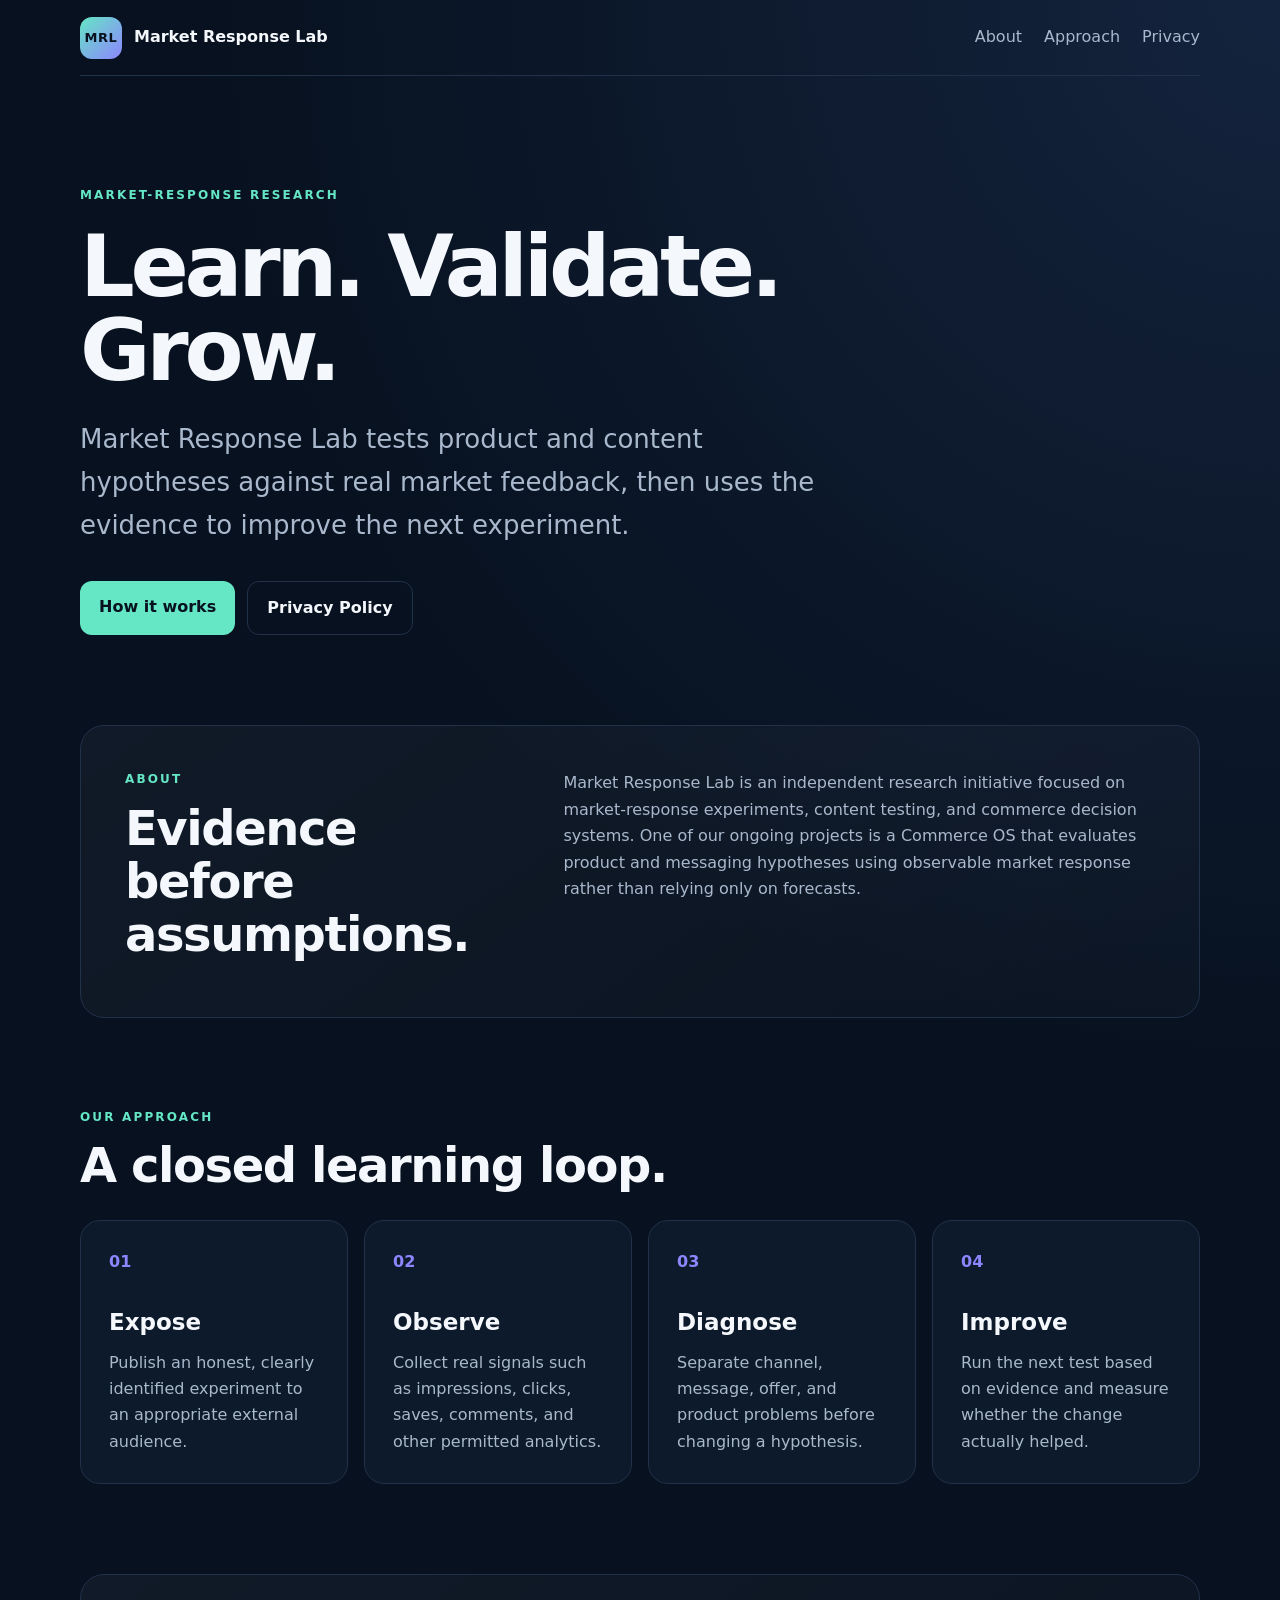
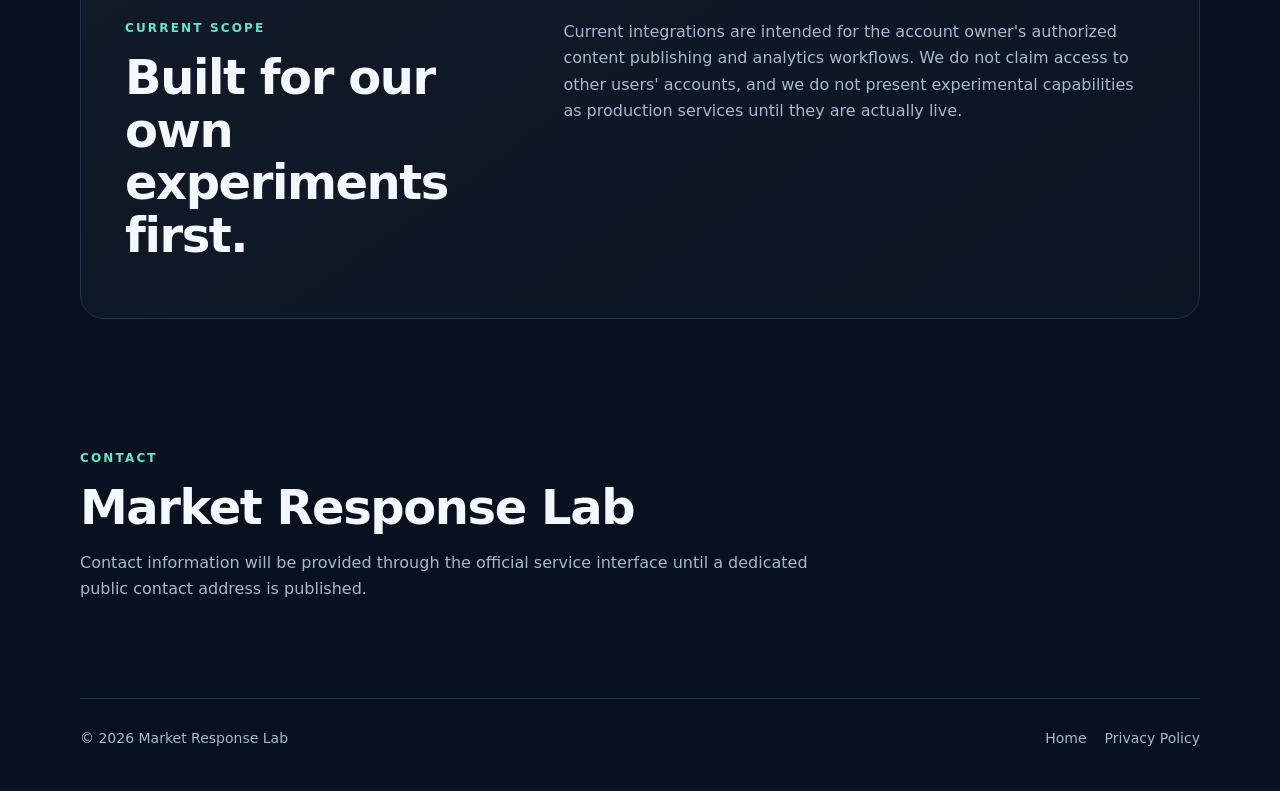
<file: index.html>
<!doctype html>
<html lang="en">
<head>
  <meta charset="utf-8" />
  <meta name="viewport" content="width=device-width, initial-scale=1" />
  <meta name="description" content="Market Response Lab builds market-response experiments and decision systems that learn from real customer feedback." />
  <title>Market Response Lab — Learn. Validate. Grow.</title>
  <link rel="stylesheet" href="styles.css" />
</head>
<body>
  <header class="site-header">
    <a class="brand" href="index.html" aria-label="Market Response Lab home">
      <span class="brand-mark">MRL</span>
      <span>Market Response Lab</span>
    </a>
    <nav aria-label="Primary navigation">
      <a href="#about">About</a>
      <a href="#approach">Approach</a>
      <a href="privacy.html">Privacy</a>
    </nav>
  </header>

  <main>
    <section class="hero">
      <div class="eyebrow">MARKET-RESPONSE RESEARCH</div>
      <h1>Learn. Validate. Grow.</h1>
      <p class="lede">Market Response Lab tests product and content hypotheses against real market feedback, then uses the evidence to improve the next experiment.</p>
      <div class="hero-actions">
        <a class="button" href="#approach">How it works</a>
        <a class="button secondary" href="privacy.html">Privacy Policy</a>
      </div>
    </section>

    <section id="about" class="panel">
      <div>
        <div class="eyebrow">ABOUT</div>
        <h2>Evidence before assumptions.</h2>
      </div>
      <p>Market Response Lab is an independent research initiative focused on market-response experiments, content testing, and commerce decision systems. One of our ongoing projects is a Commerce OS that evaluates product and messaging hypotheses using observable market response rather than relying only on forecasts.</p>
    </section>

    <section id="approach">
      <div class="section-heading">
        <div class="eyebrow">OUR APPROACH</div>
        <h2>A closed learning loop.</h2>
      </div>
      <div class="cards">
        <article class="card"><span>01</span><h3>Expose</h3><p>Publish an honest, clearly identified experiment to an appropriate external audience.</p></article>
        <article class="card"><span>02</span><h3>Observe</h3><p>Collect real signals such as impressions, clicks, saves, comments, and other permitted analytics.</p></article>
        <article class="card"><span>03</span><h3>Diagnose</h3><p>Separate channel, message, offer, and product problems before changing a hypothesis.</p></article>
        <article class="card"><span>04</span><h3>Improve</h3><p>Run the next test based on evidence and measure whether the change actually helped.</p></article>
      </div>
    </section>

    <section class="panel statement">
      <div>
        <div class="eyebrow">CURRENT SCOPE</div>
        <h2>Built for our own experiments first.</h2>
      </div>
      <p>Current integrations are intended for the account owner's authorized content publishing and analytics workflows. We do not claim access to other users' accounts, and we do not present experimental capabilities as production services until they are actually live.</p>
    </section>

    <section id="contact" class="contact">
      <div class="eyebrow">CONTACT</div>
      <h2>Market Response Lab</h2>
      <p>Contact information will be provided through the official service interface until a dedicated public contact address is published.</p>
    </section>
  </main>

  <footer>
    <span>© 2026 Market Response Lab</span>
    <div><a href="index.html">Home</a><a href="privacy.html">Privacy Policy</a></div>
  </footer>
</body>
</html>
</file>
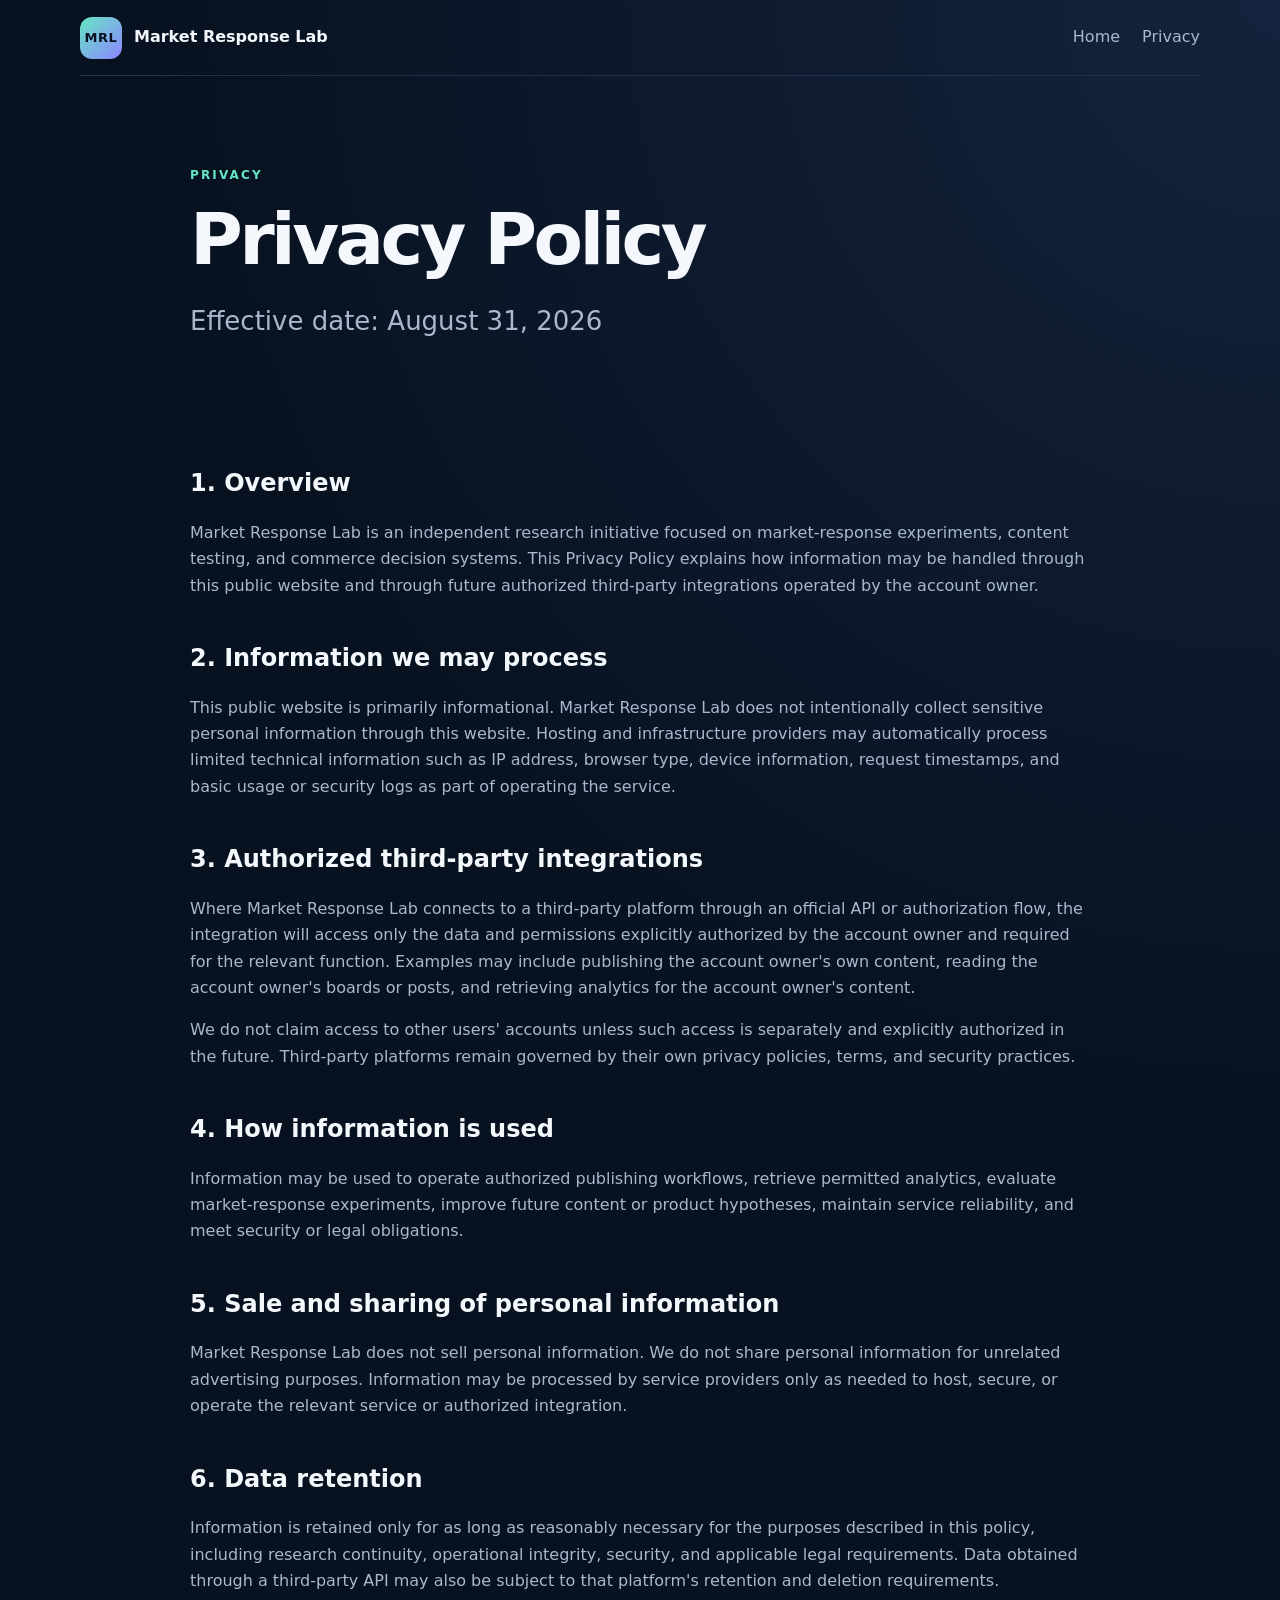
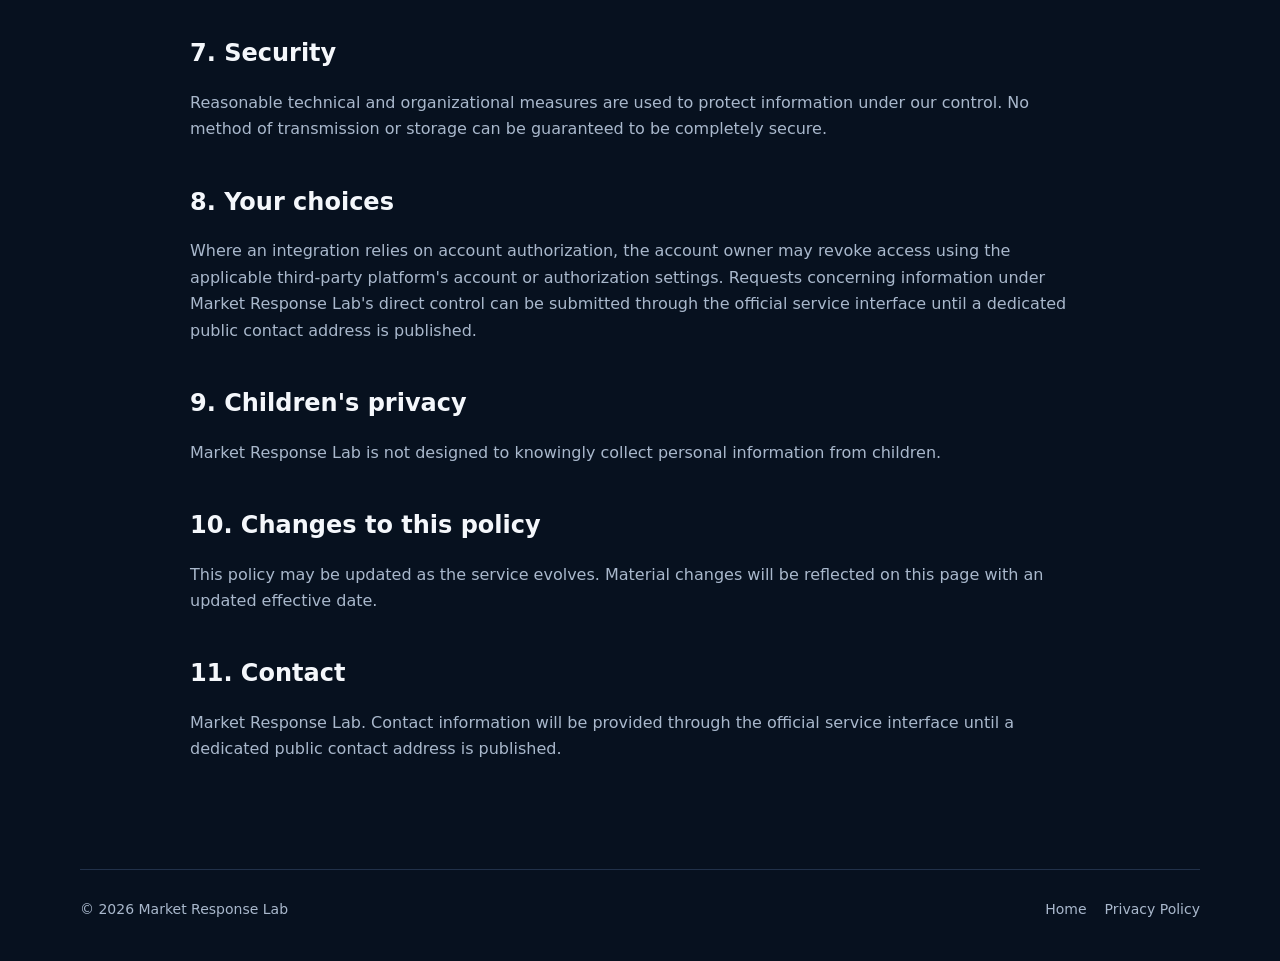
<file: privacy.html>
<!doctype html>
<html lang="en">
<head>
  <meta charset="utf-8" />
  <meta name="viewport" content="width=device-width, initial-scale=1" />
  <meta name="description" content="Privacy Policy for Market Response Lab." />
  <title>Privacy Policy — Market Response Lab</title>
  <link rel="stylesheet" href="styles.css" />
</head>
<body>
  <header class="site-header">
    <a class="brand" href="index.html" aria-label="Market Response Lab home">
      <span class="brand-mark">MRL</span>
      <span>Market Response Lab</span>
    </a>
    <nav aria-label="Primary navigation">
      <a href="index.html">Home</a>
      <a href="privacy.html" aria-current="page">Privacy</a>
    </nav>
  </header>

  <main class="legal-wrap">
    <section class="legal-hero">
      <div class="eyebrow">PRIVACY</div>
      <h1>Privacy Policy</h1>
      <p class="lede">Effective date: August 31, 2026</p>
    </section>

    <section class="legal-content">
      <h2>1. Overview</h2>
      <p>Market Response Lab is an independent research initiative focused on market-response experiments, content testing, and commerce decision systems. This Privacy Policy explains how information may be handled through this public website and through future authorized third-party integrations operated by the account owner.</p>

      <h2>2. Information we may process</h2>
      <p>This public website is primarily informational. Market Response Lab does not intentionally collect sensitive personal information through this website. Hosting and infrastructure providers may automatically process limited technical information such as IP address, browser type, device information, request timestamps, and basic usage or security logs as part of operating the service.</p>

      <h2>3. Authorized third-party integrations</h2>
      <p>Where Market Response Lab connects to a third-party platform through an official API or authorization flow, the integration will access only the data and permissions explicitly authorized by the account owner and required for the relevant function. Examples may include publishing the account owner's own content, reading the account owner's boards or posts, and retrieving analytics for the account owner's content.</p>
      <p>We do not claim access to other users' accounts unless such access is separately and explicitly authorized in the future. Third-party platforms remain governed by their own privacy policies, terms, and security practices.</p>

      <h2>4. How information is used</h2>
      <p>Information may be used to operate authorized publishing workflows, retrieve permitted analytics, evaluate market-response experiments, improve future content or product hypotheses, maintain service reliability, and meet security or legal obligations.</p>

      <h2>5. Sale and sharing of personal information</h2>
      <p>Market Response Lab does not sell personal information. We do not share personal information for unrelated advertising purposes. Information may be processed by service providers only as needed to host, secure, or operate the relevant service or authorized integration.</p>

      <h2>6. Data retention</h2>
      <p>Information is retained only for as long as reasonably necessary for the purposes described in this policy, including research continuity, operational integrity, security, and applicable legal requirements. Data obtained through a third-party API may also be subject to that platform's retention and deletion requirements.</p>

      <h2>7. Security</h2>
      <p>Reasonable technical and organizational measures are used to protect information under our control. No method of transmission or storage can be guaranteed to be completely secure.</p>

      <h2>8. Your choices</h2>
      <p>Where an integration relies on account authorization, the account owner may revoke access using the applicable third-party platform's account or authorization settings. Requests concerning information under Market Response Lab's direct control can be submitted through the official service interface until a dedicated public contact address is published.</p>

      <h2>9. Children's privacy</h2>
      <p>Market Response Lab is not designed to knowingly collect personal information from children.</p>

      <h2>10. Changes to this policy</h2>
      <p>This policy may be updated as the service evolves. Material changes will be reflected on this page with an updated effective date.</p>

      <h2>11. Contact</h2>
      <p>Market Response Lab. Contact information will be provided through the official service interface until a dedicated public contact address is published.</p>
    </section>
  </main>

  <footer>
    <span>© 2026 Market Response Lab</span>
    <div><a href="index.html">Home</a><a href="privacy.html">Privacy Policy</a></div>
  </footer>
</body>
</html>
</file>
<file: styles.css>
:root{--bg:#07111f;--panel:#0d1a2b;--text:#f4f7fb;--muted:#a9b8cc;--mint:#65e6c4;--violet:#8d86ff;--line:#21314a;--max:1120px}*{box-sizing:border-box}html{scroll-behavior:smooth}body{margin:0;background:radial-gradient(circle at top right,#14233d 0,#07111f 40%);color:var(--text);font:16px/1.65 Inter,ui-sans-serif,system-ui,-apple-system,BlinkMacSystemFont,"Segoe UI",sans-serif}.site-header,main,footer{width:min(calc(100% - 32px),var(--max));margin:auto}.site-header{min-height:76px;display:flex;align-items:center;justify-content:space-between;border-bottom:1px solid var(--line)}.brand{display:flex;align-items:center;gap:12px;color:var(--text);text-decoration:none;font-weight:700}.brand-mark{display:grid;place-items:center;width:42px;height:42px;border-radius:12px;background:linear-gradient(135deg,var(--mint),var(--violet));color:#07111f;font-size:13px;font-weight:900;letter-spacing:.04em}nav{display:flex;gap:22px}nav a,footer a{color:var(--muted);text-decoration:none}nav a:hover,footer a:hover{color:var(--text)}.hero{padding:110px 0 90px;max-width:820px}.eyebrow{font-size:12px;letter-spacing:.18em;color:var(--mint);font-weight:800}.hero h1,.legal-hero h1{font-size:clamp(48px,8vw,86px);line-height:.98;letter-spacing:-.05em;margin:18px 0 24px}.lede{font-size:clamp(19px,2.4vw,26px);color:var(--muted);max-width:760px}.hero-actions{display:flex;gap:12px;margin-top:34px;flex-wrap:wrap}.button{display:inline-block;padding:13px 19px;border-radius:12px;background:var(--mint);color:#07111f;text-decoration:none;font-weight:800}.button.secondary{background:transparent;border:1px solid var(--line);color:var(--text)}.panel{display:grid;grid-template-columns:.8fr 1.2fr;gap:44px;padding:44px;border:1px solid var(--line);background:linear-gradient(145deg,rgba(255,255,255,.04),rgba(255,255,255,.015));border-radius:24px;margin:0 0 90px}.panel h2,.section-heading h2,.contact h2{font-size:clamp(30px,4vw,48px);line-height:1.1;letter-spacing:-.03em;margin:12px 0}.panel p{color:var(--muted);margin:0}.section-heading{margin-bottom:28px}.cards{display:grid;grid-template-columns:repeat(4,1fr);gap:16px;margin-bottom:90px}.card{padding:28px;border:1px solid var(--line);border-radius:20px;background:var(--panel)}.card span{color:var(--violet);font-weight:900}.card h3{font-size:23px;margin:28px 0 8px}.card p{margin:0;color:var(--muted)}.statement{margin-top:0}.contact{padding:40px 0 80px;max-width:760px}.contact p{color:var(--muted)}footer{display:flex;justify-content:space-between;gap:20px;padding:28px 0 40px;border-top:1px solid var(--line);color:var(--muted);font-size:14px}footer div{display:flex;gap:18px}.legal-wrap{max-width:900px}.legal-hero{padding:90px 0 45px}.legal-hero h1{font-size:clamp(46px,7vw,72px)}.legal-content{padding:10px 0 90px}.legal-content h2{font-size:24px;margin:40px 0 10px}.legal-content p{color:var(--muted)}@media(max-width:800px){.site-header{align-items:flex-start;padding:18px 0;gap:16px}.site-header nav{gap:13px;font-size:14px}.brand span:last-child{display:none}.hero{padding:75px 0 65px}.panel{grid-template-columns:1fr;padding:28px;gap:12px}.cards{grid-template-columns:1fr 1fr}}@media(max-width:520px){.cards{grid-template-columns:1fr}footer{flex-direction:column}.hero h1{font-size:52px}}
</file>
